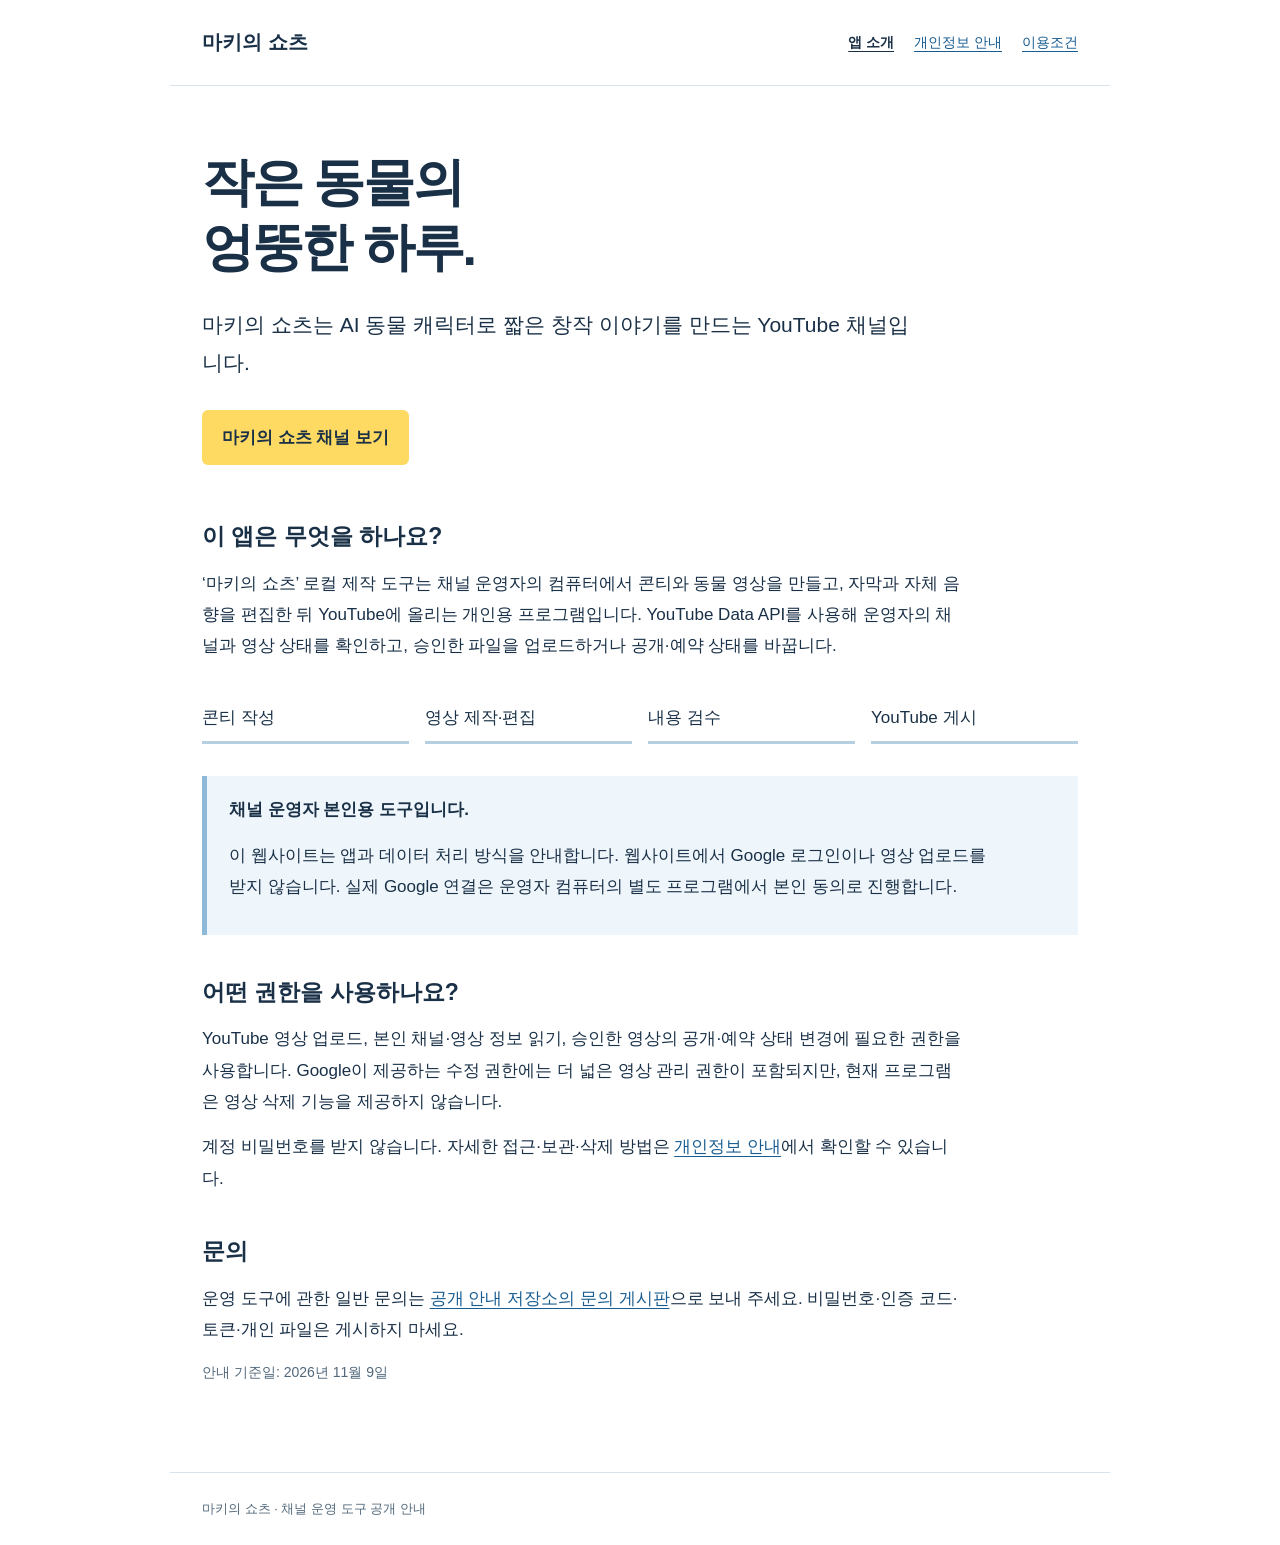
<file: index.html>
<!doctype html><html lang="ko"><head><meta charset="utf-8"><meta name="viewport" content="width=device-width,initial-scale=1"><meta name="description" content="마키의 쇼츠 채널과 채널 운영용 로컬 제작 도구 안내"><title>마키의 쇼츠 | 채널 운영 도구 안내</title><link rel="stylesheet" href="site.css"></head><body>
<header><a class="brand" href="./">마키의 쇼츠</a><nav aria-label="안내"><a href="./" aria-current="page">앱 소개</a><a href="privacy.html">개인정보 안내</a><a href="terms.html">이용조건</a></nav></header>
<main><section class="intro"><h1>작은 동물의<br>엉뚱한 하루.</h1><p class="lead">마키의 쇼츠는 AI 동물 캐릭터로 짧은 창작 이야기를 만드는 YouTube 채널입니다.</p><a class="button" href="https://www.youtube.com/channel/UCRERs-k3clYvGtZTlEeFyGw">마키의 쇼츠 채널 보기</a></section>
<h2>이 앱은 무엇을 하나요?</h2><p>‘마키의 쇼츠’ 로컬 제작 도구는 채널 운영자의 컴퓨터에서 콘티와 동물 영상을 만들고, 자막과 자체 음향을 편집한 뒤 YouTube에 올리는 개인용 프로그램입니다. YouTube Data API를 사용해 운영자의 채널과 영상 상태를 확인하고, 승인한 파일을 업로드하거나 공개·예약 상태를 바꿉니다.</p>
<div class="sequence" aria-label="제작 순서"><span>콘티 작성</span><span>영상 제작·편집</span><span>내용 검수</span><span>YouTube 게시</span></div>
<div class="note"><strong>채널 운영자 본인용 도구입니다.</strong><p>이 웹사이트는 앱과 데이터 처리 방식을 안내합니다. 웹사이트에서 Google 로그인이나 영상 업로드를 받지 않습니다. 실제 Google 연결은 운영자 컴퓨터의 별도 프로그램에서 본인 동의로 진행합니다.</p></div>
<h2>어떤 권한을 사용하나요?</h2><p>YouTube 영상 업로드, 본인 채널·영상 정보 읽기, 승인한 영상의 공개·예약 상태 변경에 필요한 권한을 사용합니다. Google이 제공하는 수정 권한에는 더 넓은 영상 관리 권한이 포함되지만, 현재 프로그램은 영상 삭제 기능을 제공하지 않습니다.</p><p>계정 비밀번호를 받지 않습니다. 자세한 접근·보관·삭제 방법은 <a href="privacy.html">개인정보 안내</a>에서 확인할 수 있습니다.</p>
<h2>문의</h2><p>운영 도구에 관한 일반 문의는 <a href="https://github.com/goodbesto/maki-shorts-public/issues">공개 안내 저장소의 문의 게시판</a>으로 보내 주세요. 비밀번호·인증 코드·토큰·개인 파일은 게시하지 마세요.</p><p class="updated">안내 기준일: 2026년 11월 9일</p></main><footer>마키의 쇼츠 · 채널 운영 도구 공개 안내</footer></body></html>
</file>
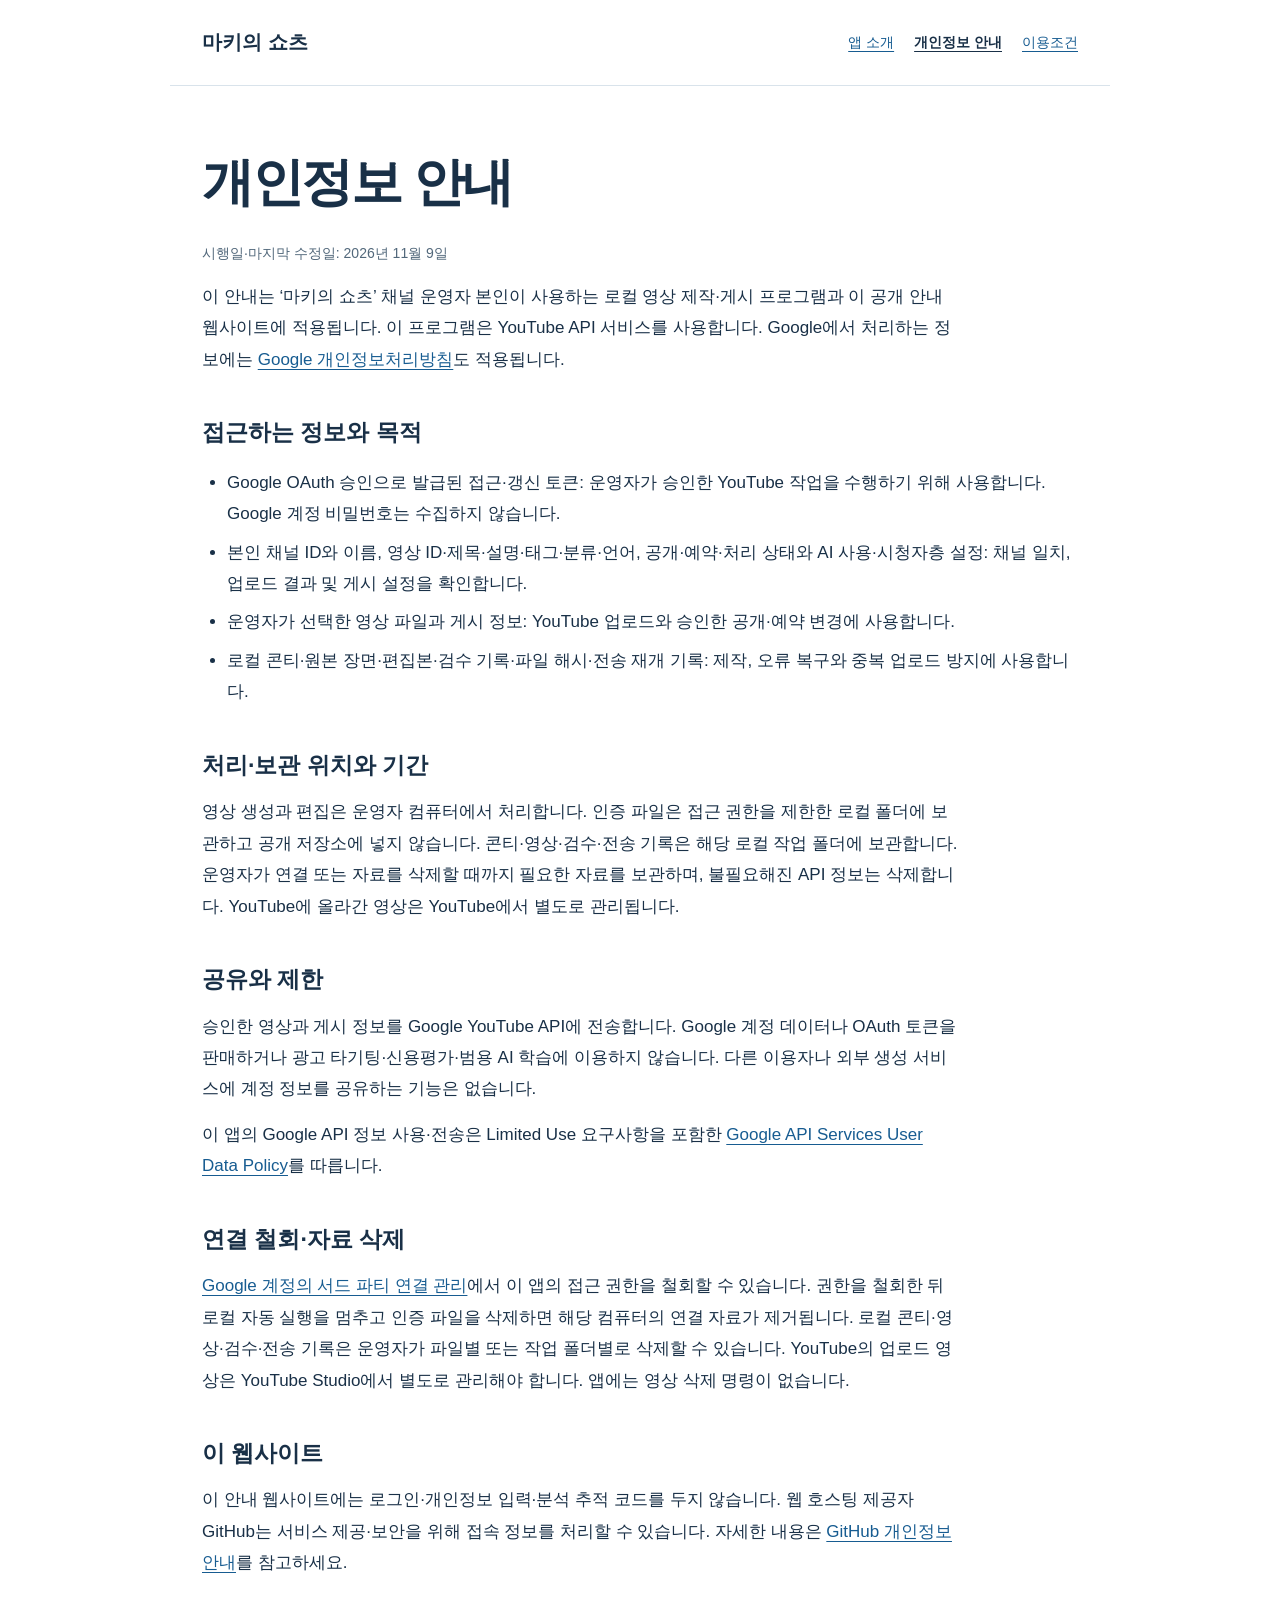
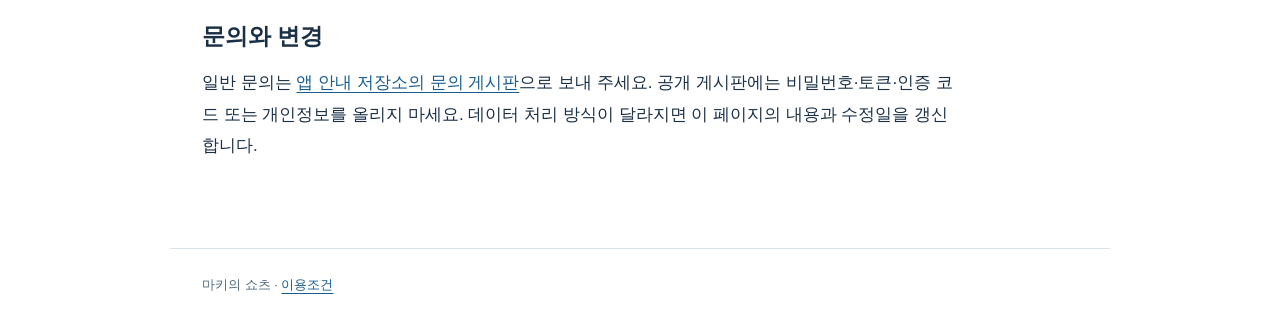
<file: privacy.html>
<!doctype html><html lang="ko"><head><meta charset="utf-8"><meta name="viewport" content="width=device-width,initial-scale=1"><title>개인정보 안내 | 마키의 쇼츠</title><link rel="stylesheet" href="site.css"></head><body>
<header><a class="brand" href="./">마키의 쇼츠</a><nav aria-label="안내"><a href="./">앱 소개</a><a href="privacy.html" aria-current="page">개인정보 안내</a><a href="terms.html">이용조건</a></nav></header><main>
<h1>개인정보 안내</h1><p class="updated">시행일·마지막 수정일: 2026년 11월 9일</p><p>이 안내는 ‘마키의 쇼츠’ 채널 운영자 본인이 사용하는 로컬 영상 제작·게시 프로그램과 이 공개 안내 웹사이트에 적용됩니다. 이 프로그램은 YouTube API 서비스를 사용합니다. Google에서 처리하는 정보에는 <a href="https://policies.google.com/privacy">Google 개인정보처리방침</a>도 적용됩니다.</p>
<h2>접근하는 정보와 목적</h2><ul><li>Google OAuth 승인으로 발급된 접근·갱신 토큰: 운영자가 승인한 YouTube 작업을 수행하기 위해 사용합니다. Google 계정 비밀번호는 수집하지 않습니다.</li><li>본인 채널 ID와 이름, 영상 ID·제목·설명·태그·분류·언어, 공개·예약·처리 상태와 AI 사용·시청자층 설정: 채널 일치, 업로드 결과 및 게시 설정을 확인합니다.</li><li>운영자가 선택한 영상 파일과 게시 정보: YouTube 업로드와 승인한 공개·예약 변경에 사용합니다.</li><li>로컬 콘티·원본 장면·편집본·검수 기록·파일 해시·전송 재개 기록: 제작, 오류 복구와 중복 업로드 방지에 사용합니다.</li></ul>
<h2>처리·보관 위치와 기간</h2><p>영상 생성과 편집은 운영자 컴퓨터에서 처리합니다. 인증 파일은 접근 권한을 제한한 로컬 폴더에 보관하고 공개 저장소에 넣지 않습니다. 콘티·영상·검수·전송 기록은 해당 로컬 작업 폴더에 보관합니다. 운영자가 연결 또는 자료를 삭제할 때까지 필요한 자료를 보관하며, 불필요해진 API 정보는 삭제합니다. YouTube에 올라간 영상은 YouTube에서 별도로 관리됩니다.</p>
<h2>공유와 제한</h2><p>승인한 영상과 게시 정보를 Google YouTube API에 전송합니다. Google 계정 데이터나 OAuth 토큰을 판매하거나 광고 타기팅·신용평가·범용 AI 학습에 이용하지 않습니다. 다른 이용자나 외부 생성 서비스에 계정 정보를 공유하는 기능은 없습니다.</p><p>이 앱의 Google API 정보 사용·전송은 Limited Use 요구사항을 포함한 <a href="https://developers.google.com/terms/api-services-user-data-policy">Google API Services User Data Policy</a>를 따릅니다.</p>
<h2>연결 철회·자료 삭제</h2><p><a href="https://myaccount.google.com/connections">Google 계정의 서드 파티 연결 관리</a>에서 이 앱의 접근 권한을 철회할 수 있습니다. 권한을 철회한 뒤 로컬 자동 실행을 멈추고 인증 파일을 삭제하면 해당 컴퓨터의 연결 자료가 제거됩니다. 로컬 콘티·영상·검수·전송 기록은 운영자가 파일별 또는 작업 폴더별로 삭제할 수 있습니다. YouTube의 업로드 영상은 YouTube Studio에서 별도로 관리해야 합니다. 앱에는 영상 삭제 명령이 없습니다.</p>
<h2>이 웹사이트</h2><p>이 안내 웹사이트에는 로그인·개인정보 입력·분석 추적 코드를 두지 않습니다. 웹 호스팅 제공자 GitHub는 서비스 제공·보안을 위해 접속 정보를 처리할 수 있습니다. 자세한 내용은 <a href="https://docs.github.com/en/site-policy/privacy-policies/github-general-privacy-statement">GitHub 개인정보 안내</a>를 참고하세요.</p>
<h2>문의와 변경</h2><p>일반 문의는 <a href="https://github.com/goodbesto/maki-shorts-public/issues">앱 안내 저장소의 문의 게시판</a>으로 보내 주세요. 공개 게시판에는 비밀번호·토큰·인증 코드 또는 개인정보를 올리지 마세요. 데이터 처리 방식이 달라지면 이 페이지의 내용과 수정일을 갱신합니다.</p></main><footer>마키의 쇼츠 · <a href="terms.html">이용조건</a></footer></body></html>
</file>
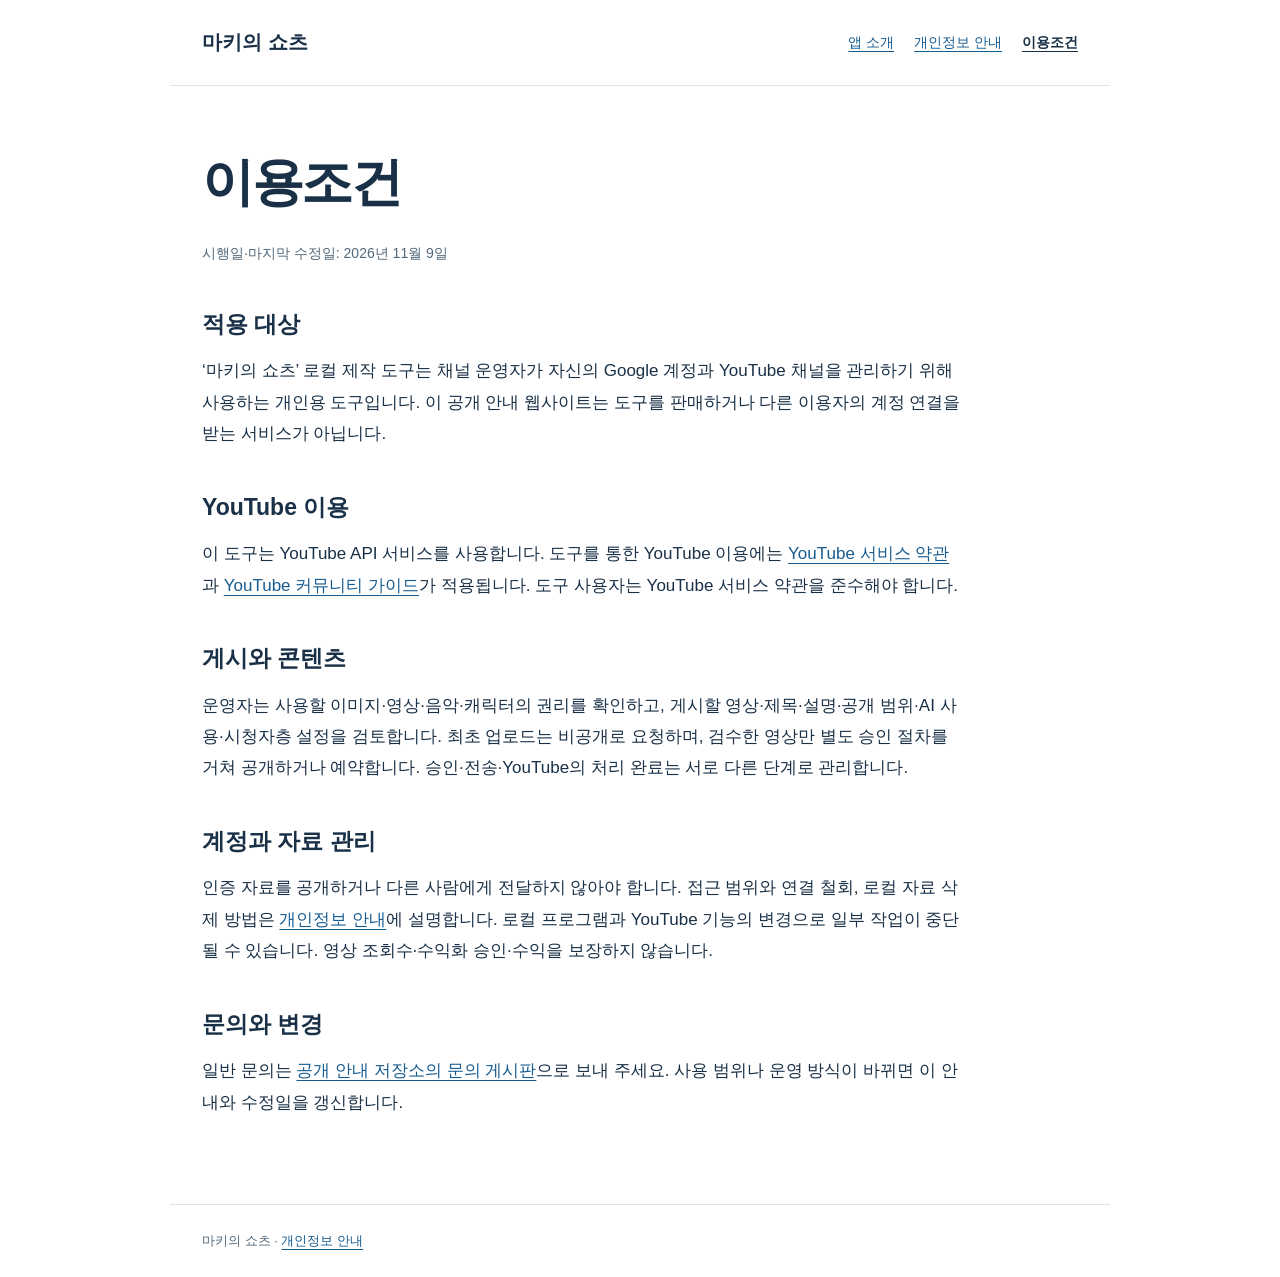
<file: terms.html>
<!doctype html><html lang="ko"><head><meta charset="utf-8"><meta name="viewport" content="width=device-width,initial-scale=1"><title>이용조건 | 마키의 쇼츠</title><link rel="stylesheet" href="site.css"></head><body>
<header><a class="brand" href="./">마키의 쇼츠</a><nav aria-label="안내"><a href="./">앱 소개</a><a href="privacy.html">개인정보 안내</a><a href="terms.html" aria-current="page">이용조건</a></nav></header><main><h1>이용조건</h1><p class="updated">시행일·마지막 수정일: 2026년 11월 9일</p>
<h2>적용 대상</h2><p>‘마키의 쇼츠’ 로컬 제작 도구는 채널 운영자가 자신의 Google 계정과 YouTube 채널을 관리하기 위해 사용하는 개인용 도구입니다. 이 공개 안내 웹사이트는 도구를 판매하거나 다른 이용자의 계정 연결을 받는 서비스가 아닙니다.</p>
<h2>YouTube 이용</h2><p>이 도구는 YouTube API 서비스를 사용합니다. 도구를 통한 YouTube 이용에는 <a href="https://www.youtube.com/t/terms">YouTube 서비스 약관</a>과 <a href="https://www.youtube.com/howyoutubeworks/policies/community-guidelines/">YouTube 커뮤니티 가이드</a>가 적용됩니다. 도구 사용자는 YouTube 서비스 약관을 준수해야 합니다.</p>
<h2>게시와 콘텐츠</h2><p>운영자는 사용할 이미지·영상·음악·캐릭터의 권리를 확인하고, 게시할 영상·제목·설명·공개 범위·AI 사용·시청자층 설정을 검토합니다. 최초 업로드는 비공개로 요청하며, 검수한 영상만 별도 승인 절차를 거쳐 공개하거나 예약합니다. 승인·전송·YouTube의 처리 완료는 서로 다른 단계로 관리합니다.</p>
<h2>계정과 자료 관리</h2><p>인증 자료를 공개하거나 다른 사람에게 전달하지 않아야 합니다. 접근 범위와 연결 철회, 로컬 자료 삭제 방법은 <a href="privacy.html">개인정보 안내</a>에 설명합니다. 로컬 프로그램과 YouTube 기능의 변경으로 일부 작업이 중단될 수 있습니다. 영상 조회수·수익화 승인·수익을 보장하지 않습니다.</p>
<h2>문의와 변경</h2><p>일반 문의는 <a href="https://github.com/goodbesto/maki-shorts-public/issues">공개 안내 저장소의 문의 게시판</a>으로 보내 주세요. 사용 범위나 운영 방식이 바뀌면 이 안내와 수정일을 갱신합니다.</p></main><footer>마키의 쇼츠 · <a href="privacy.html">개인정보 안내</a></footer></body></html>
</file>
<file: site.css>
:root{color-scheme:light;--ink:#193047;--muted:#52687b;--line:#d9e3eb;--paper:#fff;--tint:#eff6fb;--accent:#ffda62}
*{box-sizing:border-box}body{margin:0;background:var(--paper);color:var(--ink);font-family:"Malgun Gothic","Apple SD Gothic Neo",sans-serif;line-height:1.85;font-size:17px}a{color:#175c91;text-underline-offset:4px}a:focus-visible{outline:3px solid #175c91;outline-offset:5px}header,main,footer{max-width:940px;margin:auto;padding:24px 32px}header{display:flex;gap:24px;align-items:center;justify-content:space-between;border-bottom:1px solid var(--line)}.brand{font-weight:800;font-size:20px;text-decoration:none;color:var(--ink)}nav{display:flex;gap:20px;font-size:14px;flex-wrap:wrap}nav a[aria-current=page]{font-weight:800;color:var(--ink)}main{padding-top:64px;padding-bottom:72px}.intro{max-width:720px}h1{font-size:clamp(32px,5vw,52px);line-height:1.25;letter-spacing:-.045em;margin:0 0 26px}h2{font-size:23px;margin:40px 0 12px;line-height:1.5}p{max-width:760px;margin:14px 0}li{margin:7px 0}ul{padding-left:25px}.lead{font-size:21px;line-height:1.8}.note{background:var(--tint);border-left:5px solid #8fb9d8;padding:18px 22px;margin:30px 0}.button{display:inline-block;background:var(--accent);color:var(--ink);font-weight:800;padding:12px 20px;border-radius:6px;text-decoration:none;margin:14px 0}.updated{color:var(--muted);font-size:14px}.sequence{display:flex;gap:16px;flex-wrap:wrap;margin:32px 0}.sequence span{border-bottom:3px solid #b6d0e1;padding:8px 0;flex:1;min-width:135px}footer{border-top:1px solid var(--line);font-size:13px;color:var(--muted)}@media(max-width:600px){header,main,footer{padding-left:22px;padding-right:22px}header{align-items:flex-start;flex-direction:column;gap:12px}main{padding-top:40px}h1{font-size:36px}.lead{font-size:19px}nav{gap:16px}}
</file>
